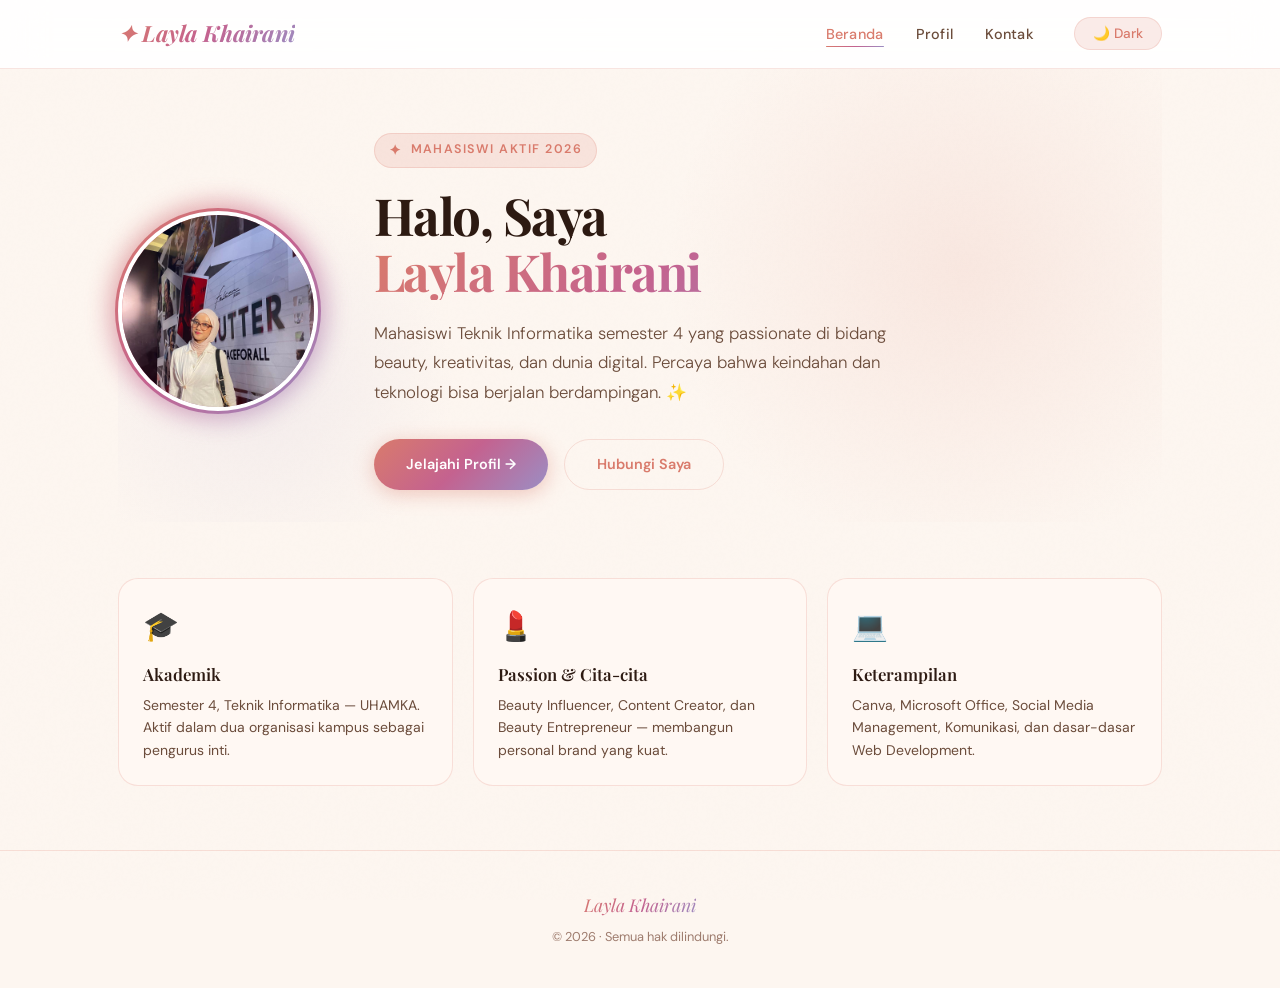
<file: index.html>
<!doctype html>
<html lang="id">
  <head>
    <meta charset="UTF-8" />
    <meta name="viewport" content="width=device-width, initial-scale=1.0" />
    <title>Beranda | Layla Khairani</title>
    <link rel="stylesheet" href="style.css" />
    <script src="script.js" defer></script>
  </head>
  <body>

    <header>
      <div class="container header-container">
        <a href="index.html" class="logo">✦ Layla Khairani</a>
        <nav>
          <ul class="nav-links">
            <li><a href="index.html" class="nav-link active">Beranda</a></li>
            <li><a href="profil.html" class="nav-link">Profil</a></li>
            <li><a href="kontak.html" class="nav-link">Kontak</a></li>
          </ul>
          <button id="darkModeToggle" class="dark-toggle">🌙 Dark</button>
        </nav>
      </div>
    </header>

    <main>
      <div class="container">

        <section class="hero">
          <div class="hero-bg-deco"></div>
          <div class="hero-inner">

            <div class="photo-frame animate animate-d1">
              <img src="Ranni.jpeg" alt="Foto Layla Khairani" class="profile-photo" />
            </div>

            <div class="hero-text">
              <div class="hero-eyebrow animate animate-d1">
                <span>✦</span> Mahasiswi Aktif 2026
              </div>
              <h1 class="hero-title animate animate-d2">
                Halo, Saya
                <span class="grad-name">Layla Khairani</span>
              </h1>
              <p class="hero-desc animate animate-d3">
                Mahasiswi Teknik Informatika semester 4 yang passionate di bidang
                beauty, kreativitas, dan dunia digital. Percaya bahwa keindahan
                dan teknologi bisa berjalan berdampingan. ✨
              </p>
              <div class="hero-cta animate animate-d4">
                <a href="profil.html" class="btn-primary">Jelajahi Profil →</a>
                <a href="kontak.html" class="btn-outline">Hubungi Saya</a>
              </div>
            </div>

          </div>
        </section>

        <section class="highlights animate animate-d5">
          <div class="hi-card">
            <span class="hi-card-icon">🎓</span>
            <h3>Akademik</h3>
            <p>Semester 4, Teknik Informatika — UHAMKA. Aktif dalam dua organisasi kampus sebagai pengurus inti.</p>
          </div>
          <div class="hi-card">
            <span class="hi-card-icon">💄</span>
            <h3>Passion & Cita-cita</h3>
            <p>Beauty Influencer, Content Creator, dan Beauty Entrepreneur — membangun personal brand yang kuat.</p>
          </div>
          <div class="hi-card">
            <span class="hi-card-icon">💻</span>
            <h3>Keterampilan</h3>
            <p>Canva, Microsoft Office, Social Media Management, Komunikasi, dan dasar-dasar Web Development.</p>
          </div>
        </section>

      </div>
    </main>

    <footer>
      <div class="container">
        <div class="footer-inner">
          <span class="footer-name">Layla Khairani</span>
          <p class="footer-copy">© 2026 · Semua hak dilindungi.</p>
        </div>
      </div>
    </footer>

  </body>
</html>
</file>
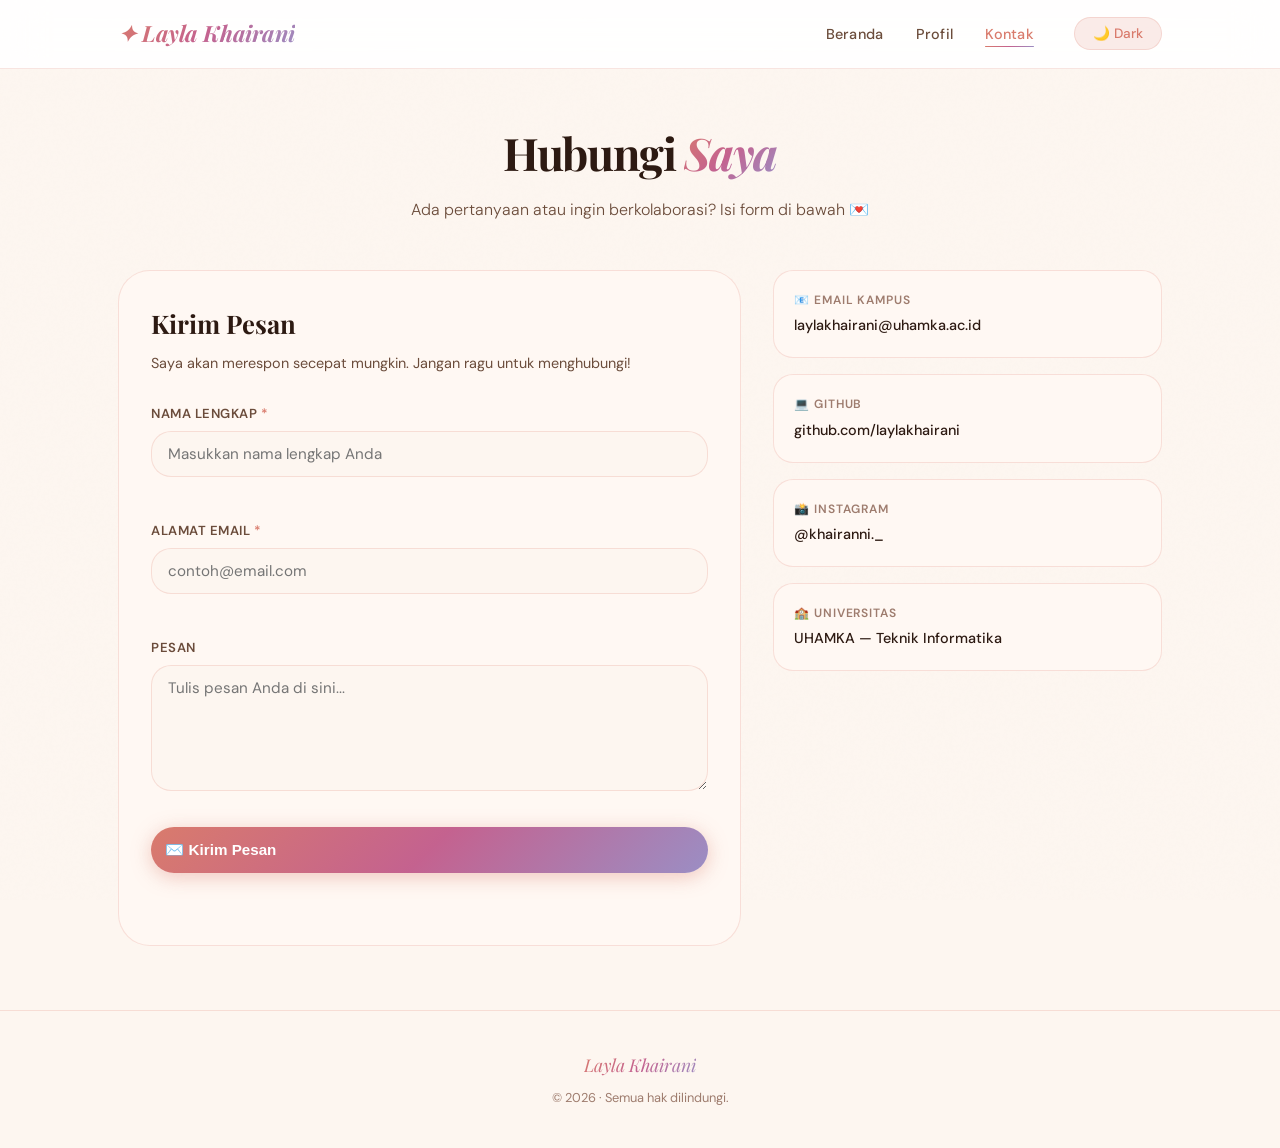
<file: kontak.html>
<!doctype html>
<html lang="id">
  <head>
    <meta charset="UTF-8" />
    <meta name="viewport" content="width=device-width, initial-scale=1.0" />
    <title>Kontak | Layla Khairani</title>
    <link rel="stylesheet" href="style.css" />
    <script src="script.js" defer></script>
  </head>
  <body>

    <header>
      <div class="container header-container">
        <a href="index.html" class="logo">✦ Layla Khairani</a>
        <nav>
          <ul class="nav-links">
            <li><a href="index.html" class="nav-link">Beranda</a></li>
            <li><a href="profil.html" class="nav-link">Profil</a></li>
            <li><a href="kontak.html" class="nav-link active">Kontak</a></li>
          </ul>
          <button id="darkModeToggle" class="dark-toggle">🌙 Dark</button>
        </nav>
      </div>
    </header>

    <main>
      <div class="container">

        <div class="page-header animate animate-d1">
          <h2 class="page-title">Hubungi <span class="grad-name" style="display:inline; font-style:italic;">Saya</span></h2>
          <p class="page-subtitle">Ada pertanyaan atau ingin berkolaborasi? Isi form di bawah 💌</p>
        </div>

        <div class="contact-wrapper">

          <!-- Form -->
          <div class="glass-card animate animate-d2">
            <h3 class="contact-title">Kirim Pesan</h3>
            <p class="contact-desc">Saya akan merespon secepat mungkin. Jangan ragu untuk menghubungi!</p>

            <form id="contactForm">

              <div class="form-group">
                <label for="name">Nama Lengkap <span class="req">*</span></label>
                <input
                  type="text"
                  id="name"
                  name="name"
                  placeholder="Masukkan nama lengkap Anda"
                  autocomplete="off"
                />
                <div class="error-msg" id="nameError"></div>
              </div>

              <div class="form-group">
                <label for="email">Alamat Email <span class="req">*</span></label>
                <input
                  type="email"
                  id="email"
                  name="email"
                  placeholder="contoh@email.com"
                />
                <div class="error-msg" id="emailError"></div>
              </div>

              <div class="form-group">
                <label for="message">Pesan</label>
                <textarea
                  id="message"
                  name="message"
                  rows="5"
                  placeholder="Tulis pesan Anda di sini..."
                ></textarea>
              </div>

              <button type="submit" class="btn-primary submit-btn">
                ✉️ Kirim Pesan
              </button>

            </form>

            <div id="formStatus" class="form-status"></div>
          </div>

          <!-- Info -->
          <div class="contact-info-card animate animate-d3">

            <div class="info-block">
              <div class="info-block-label">📧 Email Kampus</div>
              <div class="info-block-val">laylakhairani@uhamka.ac.id</div>
            </div>

            <div class="info-block">
              <div class="info-block-label">💻 GitHub</div>
              <div class="info-block-val">github.com/laylakhairani</div>
            </div>

            <div class="info-block">
              <div class="info-block-label">📸 Instagram</div>
              <div class="info-block-val">@khairanni._</div>
            </div>

            <div class="info-block">
              <div class="info-block-label">🏫 Universitas</div>
              <div class="info-block-val">UHAMKA — Teknik Informatika</div>
            </div>

          </div>

        </div>

      </div>
    </main>

    <footer>
      <div class="container">
        <div class="footer-inner">
          <span class="footer-name">Layla Khairani</span>
          <p class="footer-copy">© 2026 · Semua hak dilindungi.</p>
        </div>
      </div>
    </footer>

  </body>
</html>
</file>
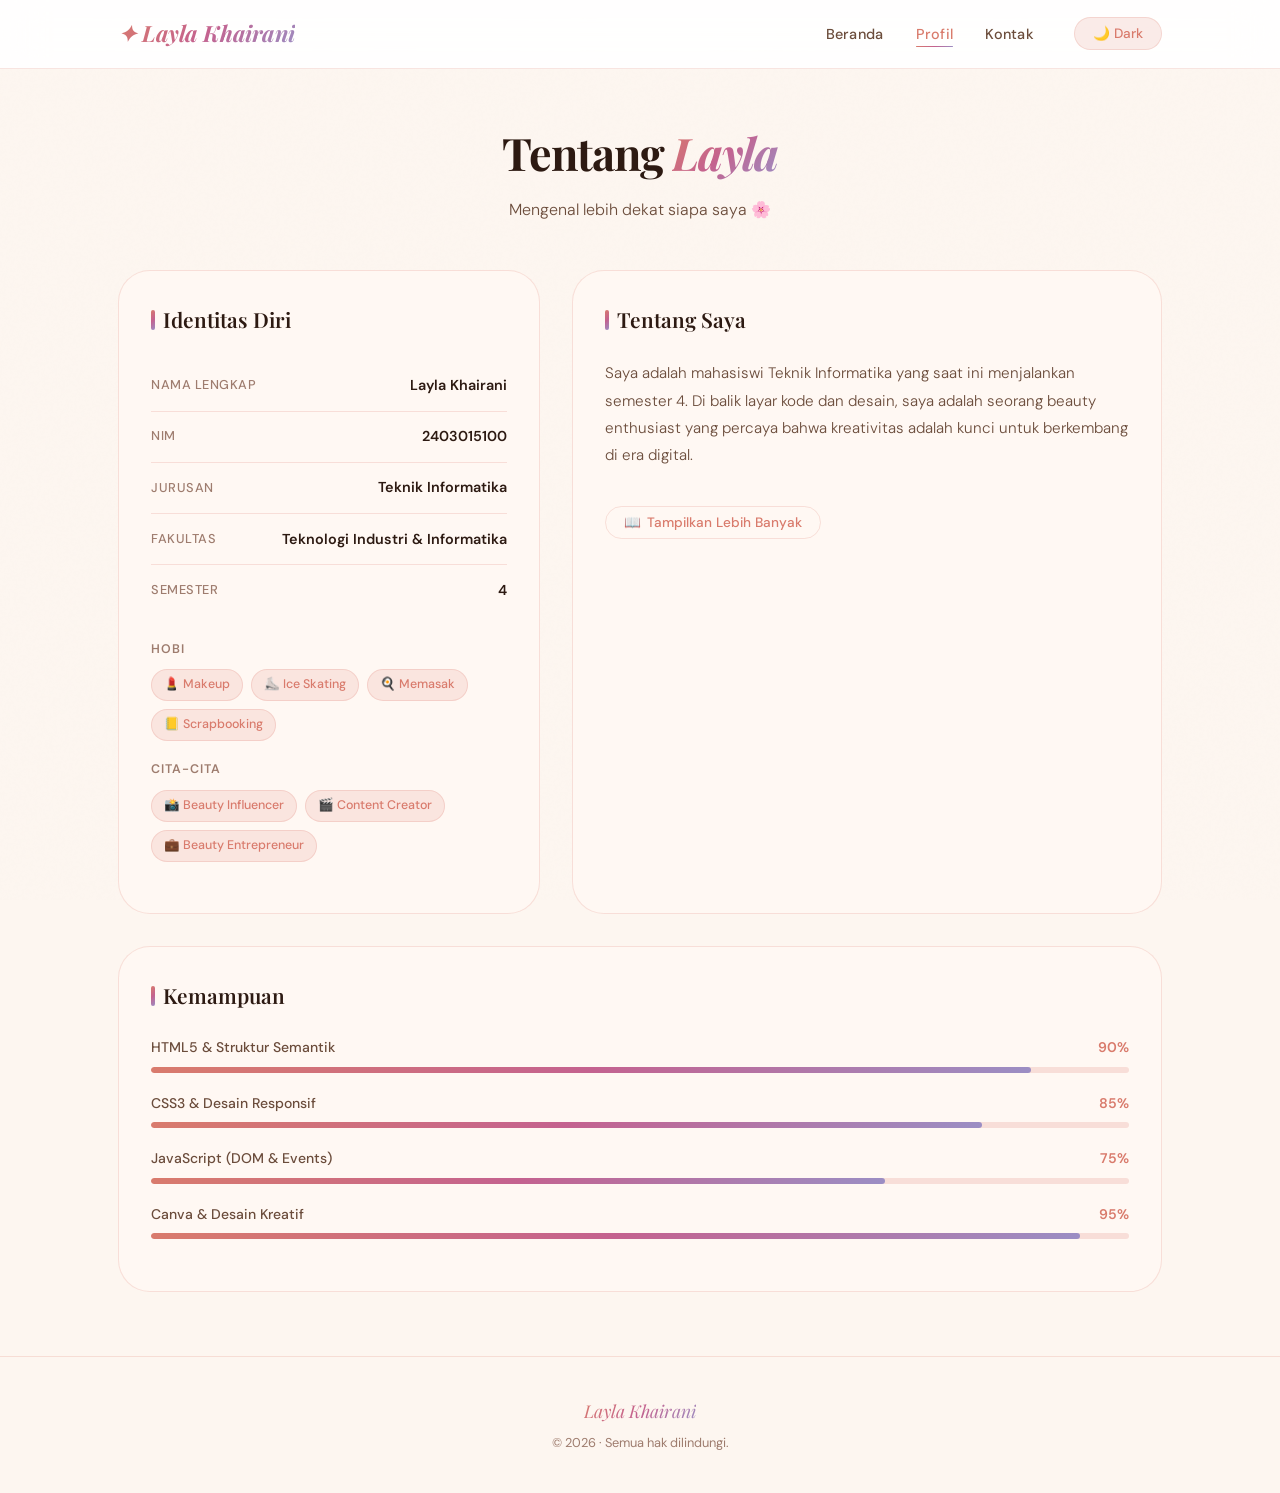
<file: profil.html>
<!doctype html>
<html lang="id">
  <head>
    <meta charset="UTF-8" />
    <meta name="viewport" content="width=device-width, initial-scale=1.0" />
    <title>Profil | Layla Khairani</title>
    <link rel="stylesheet" href="style.css" />
    <script src="script.js" defer></script>
  </head>
  <body>

    <header>
      <div class="container header-container">
        <a href="index.html" class="logo">✦ Layla Khairani</a>
        <nav>
          <ul class="nav-links">
            <li><a href="index.html" class="nav-link">Beranda</a></li>
            <li><a href="profil.html" class="nav-link active">Profil</a></li>
            <li><a href="kontak.html" class="nav-link">Kontak</a></li>
          </ul>
          <button id="darkModeToggle" class="dark-toggle">🌙 Dark</button>
        </nav>
      </div>
    </header>

    <main>
      <div class="container">

        <div class="page-header animate animate-d1">
          <h2 class="page-title">Tentang <span class="grad-name" style="display:inline; font-style:italic;">Layla</span></h2>
          <p class="page-subtitle">Mengenal lebih dekat siapa saya 🌸</p>
        </div>

        <div class="profil-grid">

          <!-- Kartu Identitas -->
          <div class="glass-card animate animate-d2">
            <h3 class="card-title">Identitas Diri</h3>
            <ul class="identity-list">
              <li>
                <span class="label">Nama Lengkap</span>
                <span class="val">Layla Khairani</span>
              </li>
              <li>
                <span class="label">NIM</span>
                <span class="val">2403015100</span>
              </li>
              <li>
                <span class="label">Jurusan</span>
                <span class="val">Teknik Informatika</span>
              </li>
              <li>
                <span class="label">Fakultas</span>
                <span class="val">Teknologi Industri & Informatika</span>
              </li>
              <li>
                <span class="label">Semester</span>
                <span class="val">4</span>
              </li>
            </ul>

            <div class="badges-section" style="margin-top:1.5rem;">
              <h4>Hobi</h4>
              <div class="badge-row">
                <span class="badge-item">💄 Makeup</span>
                <span class="badge-item">⛸️ Ice Skating</span>
                <span class="badge-item">🍳 Memasak</span>
                <span class="badge-item">📒 Scrapbooking</span>
              </div>

              <h4>Cita-cita</h4>
              <div class="badge-row">
                <span class="badge-item">📸 Beauty Influencer</span>
                <span class="badge-item">🎬 Content Creator</span>
                <span class="badge-item">💼 Beauty Entrepreneur</span>
              </div>
            </div>
          </div>

          <!-- Deskripsi Diri -->
          <div class="glass-card animate animate-d3">
            <h3 class="card-title">Tentang Saya</h3>

            <p class="desc-short">
              Saya adalah mahasiswi Teknik Informatika yang saat ini menjalankan
              semester 4. Di balik layar kode dan desain, saya adalah seorang
              beauty enthusiast yang percaya bahwa kreativitas adalah kunci untuk
              berkembang di era digital.
            </p>

            <div class="desc-more" id="extraDesc">
              <p style="margin-bottom: 1rem;">
                Saat ini saya aktif sebagai <strong>Bendahara Umum</strong> di
                Himpunan Mahasiswa Teknik Informatika dan
                <strong>Kepala Bidang Sosial Pemberdayaan Masyarakat</strong>
                di Pimpinan Komisariat Ikatan Mahasiswa Muhammadiyah.
              </p>
              <p>
                Melalui kedua organisasi ini, saya belajar banyak tentang
                kepemimpinan, manajemen keuangan, dan bagaimana teknologi bisa
                digunakan untuk memberdayakan masyarakat. Ke depannya, saya
                bermimpi untuk membangun bisnis beauty yang terintegrasi dengan
                platform digital — menggabungkan passion dan keahlian saya
                menjadi sesuatu yang bermakna. ✨
              </p>
            </div>

            <button class="btn-readmore" id="readMoreBtn">
              <span id="readMoreIcon">📖</span>
              <span id="readMoreText">Tampilkan Lebih Banyak</span>
            </button>
          </div>

        </div>

        <!-- Skills -->
        <div class="glass-card skills-section animate animate-d4">
          <h3 class="card-title">Kemampuan</h3>

          <div class="skill-item">
            <div class="skill-header">
              <span>HTML5 & Struktur Semantik</span>
              <span class="skill-pct">90%</span>
            </div>
            <div class="skill-bar">
              <div class="skill-fill" data-width="90"></div>
            </div>
          </div>

          <div class="skill-item">
            <div class="skill-header">
              <span>CSS3 & Desain Responsif</span>
              <span class="skill-pct">85%</span>
            </div>
            <div class="skill-bar">
              <div class="skill-fill" data-width="85"></div>
            </div>
          </div>

          <div class="skill-item">
            <div class="skill-header">
              <span>JavaScript (DOM & Events)</span>
              <span class="skill-pct">75%</span>
            </div>
            <div class="skill-bar">
              <div class="skill-fill" data-width="75"></div>
            </div>
          </div>

          <div class="skill-item">
            <div class="skill-header">
              <span>Canva & Desain Kreatif</span>
              <span class="skill-pct">95%</span>
            </div>
            <div class="skill-bar">
              <div class="skill-fill" data-width="95"></div>
            </div>
          </div>

        </div>

      </div>
    </main>

    <footer>
      <div class="container">
        <div class="footer-inner">
          <span class="footer-name">Layla Khairani</span>
          <p class="footer-copy">© 2026 · Semua hak dilindungi.</p>
        </div>
      </div>
    </footer>

  </body>
</html>
</file>
<file: style.css>
@import url('https://fonts.googleapis.com/css2?family=Playfair+Display:ital,wght@0,400;0,600;0,700;1,400&family=DM+Sans:ital,opsz,wght@0,9..40,300;0,9..40,400;0,9..40,500;0,9..40,600;1,9..40,300&display=swap');

/* ============ RESET & ROOT ============ */
*, *::before, *::after {
  margin: 0; padding: 0;
  box-sizing: border-box;
}

:root {
  --bg: #fdf6f0;
  --bg2: #ffffff;
  --surface: rgba(255, 248, 244, 0.85);
  --surface2: rgba(255, 255, 255, 0.9);
  --text: #2d1a12;
  --text2: #6b4c3b;
  --text3: #9e7c6e;
  --accent: #d97b6c;
  --accent2: #c4628f;
  --accent3: #9b8ec4;
  --accent-soft: rgba(217, 123, 108, 0.15);
  --accent-glow: rgba(217, 123, 108, 0.35);
  --border: rgba(217, 123, 108, 0.2);
  --border2: rgba(196, 98, 143, 0.15);
  --shadow: 0 8px 40px -8px rgba(180, 80, 60, 0.15);
  --shadow2: 0 20px 60px -15px rgba(180, 80, 60, 0.2);
  --grad: linear-gradient(135deg, #d97b6c, #c4628f, #9b8ec4);
  --grad2: linear-gradient(135deg, #fde8e2, #fce4ef, #ede8f8);
  --font-display: 'Playfair Display', Georgia, serif;
  --font-body: 'DM Sans', sans-serif;
  --radius: 20px;
  --radius2: 32px;
}

body.dark {
  --bg: #1a0f0d;
  --bg2: #241510;
  --surface: rgba(40, 22, 16, 0.9);
  --surface2: rgba(36, 21, 16, 0.95);
  --text: #f8ede8;
  --text2: #d4a99a;
  --text3: #9e7c6e;
  --accent: #e8907f;
  --accent2: #d47aa3;
  --accent-soft: rgba(232, 144, 127, 0.12);
  --border: rgba(232, 144, 127, 0.2);
  --border2: rgba(212, 122, 163, 0.15);
  --shadow: 0 8px 40px -8px rgba(0, 0, 0, 0.5);
  --shadow2: 0 20px 60px -15px rgba(0, 0, 0, 0.6);
  --grad2: linear-gradient(135deg, #3d1e18, #3a1a2a, #251d38);
}

/* ============ BASE ============ */
html { scroll-behavior: smooth; }

body {
  font-family: var(--font-body);
  background: var(--bg);
  color: var(--text);
  line-height: 1.6;
  transition: background 0.4s ease, color 0.3s ease;
  overflow-x: hidden;
}

.container {
  max-width: 1100px;
  margin: 0 auto;
  padding: 0 28px;
}

/* Noise texture overlay */
body::before {
  content: '';
  position: fixed; inset: 0;
  background-image: url("data:image/svg+xml,%3Csvg viewBox='0 0 256 256' xmlns='http://www.w3.org/2000/svg'%3E%3Cfilter id='n'%3E%3CfeTurbulence type='fractalNoise' baseFrequency='0.9' numOctaves='4' stitchTiles='stitch'/%3E%3C/filter%3E%3Crect width='100%25' height='100%25' filter='url(%23n)' opacity='0.025'/%3E%3C/svg%3E");
  pointer-events: none;
  z-index: 0;
  opacity: 0.4;
}

/* ============ HEADER ============ */
header {
  position: sticky; top: 0; z-index: 100;
  background: var(--surface2);
  backdrop-filter: blur(20px) saturate(1.5);
  -webkit-backdrop-filter: blur(20px) saturate(1.5);
  border-bottom: 1px solid var(--border);
  transition: background 0.4s ease;
}

.header-container {
  display: flex;
  justify-content: space-between;
  align-items: center;
  padding: 1rem 28px;
  gap: 1rem;
  flex-wrap: wrap;
}

.logo {
  font-family: var(--font-display);
  font-size: 1.4rem;
  font-weight: 700;
  font-style: italic;
  background: var(--grad);
  background-clip: text;
  -webkit-background-clip: text;
  color: transparent;
  letter-spacing: -0.02em;
  text-decoration: none;
}

nav {
  display: flex;
  align-items: center;
  gap: 2.5rem;
}

.nav-links {
  display: flex;
  gap: 2rem;
  list-style: none;
  align-items: center;
}

.nav-link {
  text-decoration: none;
  font-size: 0.9rem;
  font-weight: 500;
  color: var(--text2);
  letter-spacing: 0.02em;
  position: relative;
  padding-bottom: 2px;
  transition: color 0.2s ease;
}

.nav-link::after {
  content: '';
  position: absolute;
  bottom: -2px; left: 0;
  width: 0; height: 1.5px;
  background: var(--grad);
  border-radius: 4px;
  transition: width 0.3s ease;
}

.nav-link:hover,
.nav-link.active {
  color: var(--accent);
}

.nav-link:hover::after,
.nav-link.active::after {
  width: 100%;
}

.dark-toggle {
  background: var(--accent-soft);
  border: 1px solid var(--border);
  border-radius: 40px;
  padding: 7px 18px;
  cursor: pointer;
  font-family: var(--font-body);
  font-size: 0.85rem;
  font-weight: 500;
  color: var(--accent);
  transition: all 0.25s ease;
  white-space: nowrap;
}

.dark-toggle:hover {
  background: var(--accent);
  color: white;
  transform: scale(0.97);
}

/* ============ HERO (INDEX) ============ */
.hero {
  padding: 4rem 0 2rem;
  position: relative;
}

.hero-bg-deco {
  position: absolute;
  inset: 0;
  overflow: hidden;
  pointer-events: none;
  z-index: -1;
}

.hero-bg-deco::before {
  content: '';
  position: absolute;
  top: -100px; right: -100px;
  width: 600px; height: 600px;
  background: radial-gradient(circle, rgba(217,123,108,0.12) 0%, transparent 70%);
  border-radius: 50%;
  animation: float 8s ease-in-out infinite;
}

.hero-bg-deco::after {
  content: '';
  position: absolute;
  bottom: -60px; left: -60px;
  width: 400px; height: 400px;
  background: radial-gradient(circle, rgba(155,142,196,0.1) 0%, transparent 70%);
  border-radius: 50%;
  animation: float 10s ease-in-out infinite reverse;
}

@keyframes float {
  0%, 100% { transform: translateY(0) scale(1); }
  50% { transform: translateY(-20px) scale(1.03); }
}

.hero-inner {
  display: grid;
  grid-template-columns: auto 1fr;
  gap: 3.5rem;
  align-items: center;
}

/* Photo frame */
.photo-frame {
  position: relative;
  flex-shrink: 0;
}

.photo-frame::before {
  content: '';
  position: absolute;
  inset: -8px;
  border-radius: 50%;
  background: var(--grad);
  z-index: -1;
  opacity: 0.6;
  filter: blur(12px);
  animation: pulse-glow 4s ease-in-out infinite;
}

@keyframes pulse-glow {
  0%, 100% { opacity: 0.4; transform: scale(1); }
  50% { opacity: 0.8; transform: scale(1.05); }
}

.photo-frame::after {
  content: '';
  position: absolute;
  inset: -3px;
  border-radius: 50%;
  background: var(--grad);
  z-index: -1;
}

.profile-photo {
  width: 200px; height: 200px;
  border-radius: 50%;
  object-fit: cover;
  object-position: top;
  border: 4px solid var(--bg2);
  display: block;
  position: relative;
}

.hero-text {
  max-width: 560px;
}

.hero-eyebrow {
  display: inline-flex;
  align-items: center;
  gap: 8px;
  font-size: 0.78rem;
  font-weight: 600;
  letter-spacing: 0.12em;
  text-transform: uppercase;
  color: var(--accent);
  background: var(--accent-soft);
  padding: 5px 14px;
  border-radius: 40px;
  margin-bottom: 1.2rem;
  border: 1px solid var(--border);
}

.hero-eyebrow span { font-size: 0.9rem; }

h1.hero-title {
  font-family: var(--font-display);
  font-size: clamp(2.2rem, 5vw, 3.2rem);
  font-weight: 700;
  line-height: 1.1;
  margin-bottom: 1.2rem;
  letter-spacing: -0.03em;
}

.grad-name {
  background: var(--grad);
  background-clip: text;
  -webkit-background-clip: text;
  color: transparent;
  display: block;
}

.hero-desc {
  font-size: 1.05rem;
  color: var(--text2);
  line-height: 1.75;
  margin-bottom: 2rem;
  font-weight: 300;
}

.hero-cta {
  display: flex;
  gap: 1rem;
  flex-wrap: wrap;
}

/* ============ BUTTONS ============ */
.btn-primary {
  background: var(--grad);
  color: white;
  padding: 0.8rem 2rem;
  border-radius: 40px;
  text-decoration: none;
  font-size: 0.9rem;
  font-weight: 600;
  border: none;
  cursor: pointer;
  display: inline-flex;
  align-items: center;
  gap: 6px;
  transition: all 0.3s ease;
  box-shadow: 0 4px 20px rgba(217, 123, 108, 0.4);
}

.btn-primary:hover {
  transform: translateY(-2px);
  box-shadow: 0 8px 30px rgba(217, 123, 108, 0.5);
}

.btn-outline {
  background: transparent;
  color: var(--accent);
  padding: 0.8rem 2rem;
  border-radius: 40px;
  text-decoration: none;
  font-size: 0.9rem;
  font-weight: 600;
  border: 1.5px solid var(--border);
  transition: all 0.3s ease;
  display: inline-flex;
  align-items: center;
  gap: 6px;
}

.btn-outline:hover {
  background: var(--accent-soft);
  border-color: var(--accent);
  transform: translateY(-2px);
}

/* ============ HIGHLIGHT CARDS ============ */
.highlights {
  display: grid;
  grid-template-columns: repeat(3, 1fr);
  gap: 1.25rem;
  margin: 3.5rem 0 4rem;
}

.hi-card {
  background: var(--surface);
  border: 1px solid var(--border);
  border-radius: var(--radius);
  padding: 1.5rem;
  transition: all 0.35s ease;
  position: relative;
  overflow: hidden;
}

.hi-card::before {
  content: '';
  position: absolute;
  top: 0; left: 0;
  width: 100%; height: 3px;
  background: var(--grad);
  opacity: 0;
  transition: opacity 0.3s ease;
}

.hi-card:hover {
  transform: translateY(-6px);
  box-shadow: var(--shadow2);
  border-color: var(--accent);
}

.hi-card:hover::before { opacity: 1; }

.hi-card-icon {
  font-size: 1.8rem;
  margin-bottom: 0.75rem;
  display: block;
}

.hi-card h3 {
  font-family: var(--font-display);
  font-size: 1.05rem;
  font-weight: 600;
  margin-bottom: 0.4rem;
  color: var(--text);
}

.hi-card p {
  font-size: 0.875rem;
  color: var(--text2);
  line-height: 1.6;
}

/* ============ PROFIL PAGE ============ */
.page-header {
  padding: 3rem 0 1rem;
  text-align: center;
}

.page-title {
  font-family: var(--font-display);
  font-size: clamp(2rem, 4vw, 2.8rem);
  font-weight: 700;
  letter-spacing: -0.03em;
  margin-bottom: 0.5rem;
}

.page-subtitle {
  font-size: 1rem;
  color: var(--text2);
  font-weight: 300;
}

.profil-grid {
  display: grid;
  grid-template-columns: 1fr 1.4fr;
  gap: 2rem;
  margin: 2rem 0;
}

.glass-card {
  background: var(--surface);
  backdrop-filter: blur(16px);
  -webkit-backdrop-filter: blur(16px);
  border: 1px solid var(--border);
  border-radius: var(--radius2);
  padding: 2rem;
  transition: all 0.3s ease;
}

.glass-card:hover {
  box-shadow: var(--shadow);
}

.card-title {
  font-family: var(--font-display);
  font-size: 1.3rem;
  font-weight: 600;
  margin-bottom: 1.5rem;
  display: flex;
  align-items: center;
  gap: 8px;
}

.card-title::before {
  content: '';
  width: 4px; height: 20px;
  background: var(--grad);
  border-radius: 4px;
  display: inline-block;
}

.identity-list {
  list-style: none;
}

.identity-list li {
  display: flex;
  justify-content: space-between;
  align-items: center;
  padding: 0.85rem 0;
  border-bottom: 1px solid var(--border);
  gap: 1rem;
  font-size: 0.9rem;
}

.identity-list li:last-child { border-bottom: none; }

.identity-list .label {
  color: var(--text3);
  font-weight: 500;
  font-size: 0.8rem;
  letter-spacing: 0.04em;
  text-transform: uppercase;
  flex-shrink: 0;
}

.identity-list .val {
  font-weight: 600;
  color: var(--text);
  text-align: right;
}

/* Hobi & Cita badges */
.badges-section { margin-top: 1.5rem; }
.badges-section h4 {
  font-size: 0.78rem;
  font-weight: 600;
  letter-spacing: 0.08em;
  text-transform: uppercase;
  color: var(--text3);
  margin-bottom: 0.6rem;
}
.badge-row { display: flex; flex-wrap: wrap; gap: 8px; margin-bottom: 1.2rem; }
.badge-item {
  background: var(--accent-soft);
  color: var(--accent);
  font-size: 0.78rem;
  font-weight: 500;
  padding: 5px 12px;
  border-radius: 40px;
  border: 1px solid var(--border);
}

/* Description card */
.desc-short {
  font-size: 0.95rem;
  color: var(--text2);
  line-height: 1.8;
  font-weight: 300;
}

.desc-more {
  font-size: 0.95rem;
  color: var(--text2);
  line-height: 1.8;
  font-weight: 300;
  margin-top: 1rem;
  max-height: 0;
  overflow: hidden;
  transition: max-height 0.5s ease, opacity 0.4s ease;
  opacity: 0;
}

.desc-more.show {
  max-height: 300px;
  opacity: 1;
}

.btn-readmore {
  background: none;
  border: 1px solid var(--border);
  color: var(--accent);
  padding: 7px 18px;
  border-radius: 40px;
  font-family: var(--font-body);
  font-size: 0.85rem;
  font-weight: 500;
  cursor: pointer;
  margin-top: 1.25rem;
  display: inline-flex;
  align-items: center;
  gap: 6px;
  transition: all 0.25s ease;
}

.btn-readmore:hover {
  background: var(--accent-soft);
  transform: translateY(-1px);
}

/* Skills */
.skills-section {
  margin: 2rem 0 4rem;
}

.skill-item {
  margin-bottom: 1.2rem;
}

.skill-header {
  display: flex;
  justify-content: space-between;
  font-size: 0.875rem;
  font-weight: 500;
  color: var(--text2);
  margin-bottom: 8px;
}

.skill-pct { color: var(--accent); font-weight: 600; }

.skill-bar {
  height: 6px;
  background: var(--border);
  border-radius: 12px;
  overflow: hidden;
}

.skill-fill {
  height: 100%;
  background: var(--grad);
  border-radius: 12px;
  width: 0;
  transition: width 1.2s cubic-bezier(0.4, 0, 0.2, 1);
}

/* ============ KONTAK PAGE ============ */
.contact-wrapper {
  display: grid;
  grid-template-columns: 1.6fr 1fr;
  gap: 2rem;
  margin: 2rem 0 4rem;
}

.contact-title {
  font-family: var(--font-display);
  font-size: 1.6rem;
  font-weight: 700;
  margin-bottom: 0.5rem;
}

.contact-desc {
  font-size: 0.9rem;
  color: var(--text2);
  margin-bottom: 1.75rem;
}

.form-group {
  margin-bottom: 1.25rem;
}

label {
  display: block;
  font-size: 0.82rem;
  font-weight: 600;
  color: var(--text2);
  letter-spacing: 0.04em;
  text-transform: uppercase;
  margin-bottom: 7px;
}

label .req { color: var(--accent); }

input, textarea {
  width: 100%;
  padding: 12px 16px;
  background: var(--bg);
  border: 1.5px solid var(--border);
  border-radius: var(--radius);
  color: var(--text);
  font-family: var(--font-body);
  font-size: 0.95rem;
  transition: all 0.25s ease;
  outline: none;
  appearance: none;
}

input:focus, textarea:focus {
  border-color: var(--accent);
  box-shadow: 0 0 0 3px var(--accent-soft);
  background: var(--bg2);
}

input.error, textarea.error {
  border-color: #e05c5c;
  box-shadow: 0 0 0 3px rgba(224, 92, 92, 0.15);
}

.error-msg {
  font-size: 0.78rem;
  color: #e05c5c;
  margin-top: 5px;
  min-height: 18px;
  display: flex;
  align-items: center;
  gap: 4px;
}

.submit-btn {
  width: 100%;
  padding: 0.9rem;
  margin-top: 0.5rem;
  font-size: 0.95rem;
}

.form-status {
  margin-top: 1rem;
  text-align: center;
  font-size: 0.88rem;
  min-height: 24px;
}

.status-ok { color: #4caf87; }
.status-err { color: #e05c5c; }

/* Contact info card */
.contact-info-card {
  display: flex;
  flex-direction: column;
  gap: 1rem;
}

.info-block {
  background: var(--surface);
  border: 1px solid var(--border);
  border-radius: var(--radius);
  padding: 1.25rem;
  transition: all 0.3s ease;
}

.info-block:hover {
  transform: translateX(4px);
  border-color: var(--accent);
}

.info-block-label {
  font-size: 0.75rem;
  font-weight: 600;
  letter-spacing: 0.08em;
  text-transform: uppercase;
  color: var(--text3);
  margin-bottom: 4px;
}

.info-block-val {
  font-size: 0.9rem;
  color: var(--text);
  font-weight: 500;
}

/* ============ FOOTER ============ */
footer {
  border-top: 1px solid var(--border);
  padding: 2.5rem 0;
  text-align: center;
}

.footer-inner {
  display: flex;
  flex-direction: column;
  align-items: center;
  gap: 0.5rem;
}

.footer-name {
  font-family: var(--font-display);
  font-size: 1.1rem;
  font-style: italic;
  background: var(--grad);
  background-clip: text;
  -webkit-background-clip: text;
  color: transparent;
}

.footer-copy {
  font-size: 0.8rem;
  color: var(--text3);
}

/* ============ ANIMATIONS ============ */
@keyframes fadeUp {
  from { opacity: 0; transform: translateY(24px); }
  to   { opacity: 1; transform: translateY(0); }
}

.animate {
  animation: fadeUp 0.65s ease both;
}

.animate-d1 { animation-delay: 0.1s; }
.animate-d2 { animation-delay: 0.2s; }
.animate-d3 { animation-delay: 0.3s; }
.animate-d4 { animation-delay: 0.45s; }
.animate-d5 { animation-delay: 0.6s; }

/* ============ RESPONSIVE ============ */
@media (max-width: 768px) {
  .hero-inner {
    grid-template-columns: 1fr;
    text-align: center;
    gap: 2rem;
    justify-items: center;
  }

  .hero-cta { justify-content: center; }

  .highlights {
    grid-template-columns: 1fr;
  }

  .profil-grid,
  .contact-wrapper {
    grid-template-columns: 1fr;
  }

  .header-container {
    flex-direction: column;
    gap: 0.75rem;
  }

  nav { flex-direction: column; gap: 0.75rem; }

  .profile-photo { width: 160px; height: 160px; }
}
</file>
